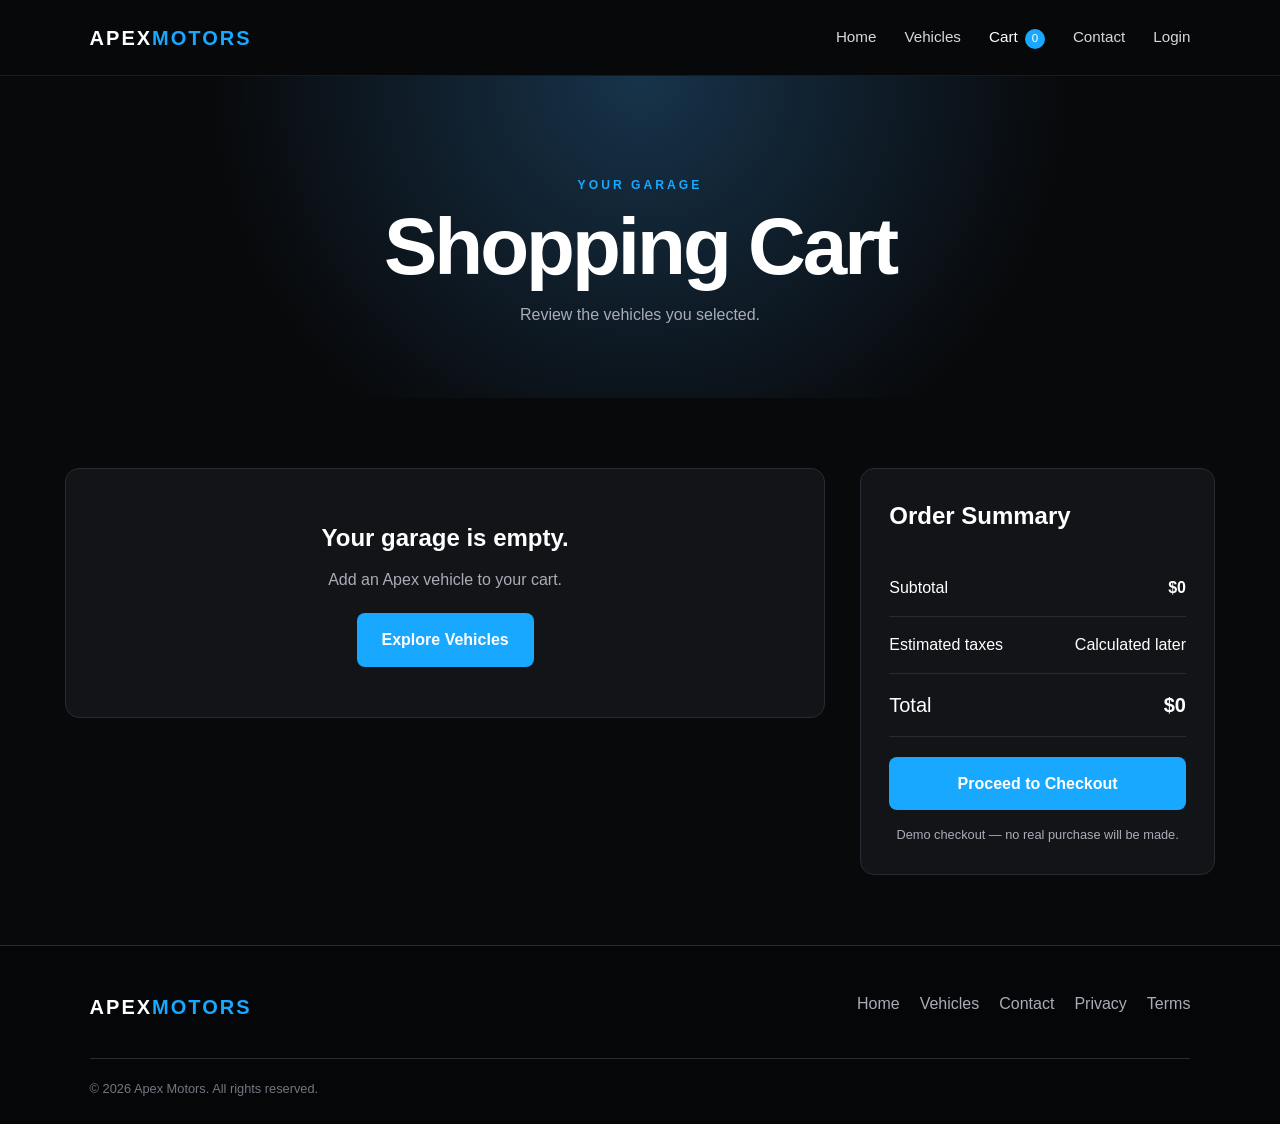
<file: cart.html>
<!DOCTYPE html>
<html lang="en">

<head>
    <meta charset="UTF-8">

    <meta name="viewport" content="width=device-width, initial-scale=1.0">

    <title>Your Cart | Apex Motors</title>

    <link rel="icon" type="image/svg+xml" href="favicon.svg">

    <link rel="stylesheet" href="style.css">
</head>

<body>


<header class="navbar">

    <a href="index.html" class="logo">
        APEX<span>MOTORS</span>
    </a>

    <button class="menu-button" id="menuButton">☰</button>

    <nav id="navMenu">

        <a href="index.html">Home</a>

        <a href="vehicles.html">Vehicles</a>

        <a href="cart.html" class="active">
            Cart
            <span class="cart-count" id="cartCount">0</span>
        </a>

        <a href="contact.html">Contact</a>

        <a href="login.html" id="accountLink">
            Login
        </a>

    </nav>

</header>


<section class="page-hero">

    <p class="eyebrow">
        YOUR GARAGE
    </p>

    <h1>
        Shopping Cart
    </h1>

    <p>
        Review the vehicles you selected.
    </p>

</section>


<main class="cart-page">

    <div id="cartItems" class="cart-items">
    </div>


    <aside class="cart-summary">

        <h2>
            Order Summary
        </h2>


        <div class="summary-line">
            <span>Subtotal</span>
            <strong id="subtotal">$0</strong>
        </div>


        <div class="summary-line">
            <span>Estimated taxes</span>
            <span>Calculated later</span>
        </div>


        <div class="summary-total">
            <span>Total</span>
            <strong id="cartTotal">$0</strong>
        </div>


        <button
            class="button primary full-button"
            id="checkoutButton"
        >
            Proceed to Checkout
        </button>


        <p class="demo-warning">
            Demo checkout — no real purchase will be made.
        </p>

    </aside>

</main>


<footer>

    <div class="footer-top">

        <a href="index.html" class="logo">
            APEX<span>MOTORS</span>
        </a>

        <div class="footer-links">
            <a href="index.html">Home</a>
            <a href="vehicles.html">Vehicles</a>
            <a href="contact.html">Contact</a>
            <a href="privacy.html">Privacy</a>
            <a href="terms.html">Terms</a>
        </div>

    </div>

    <div class="copyright">
        © 2026 Apex Motors. All rights reserved.
    </div>

</footer>


<div id="toast" class="toast">
    Message
</div>


<script src="script.js"></script>

</body>
</html>
</file>
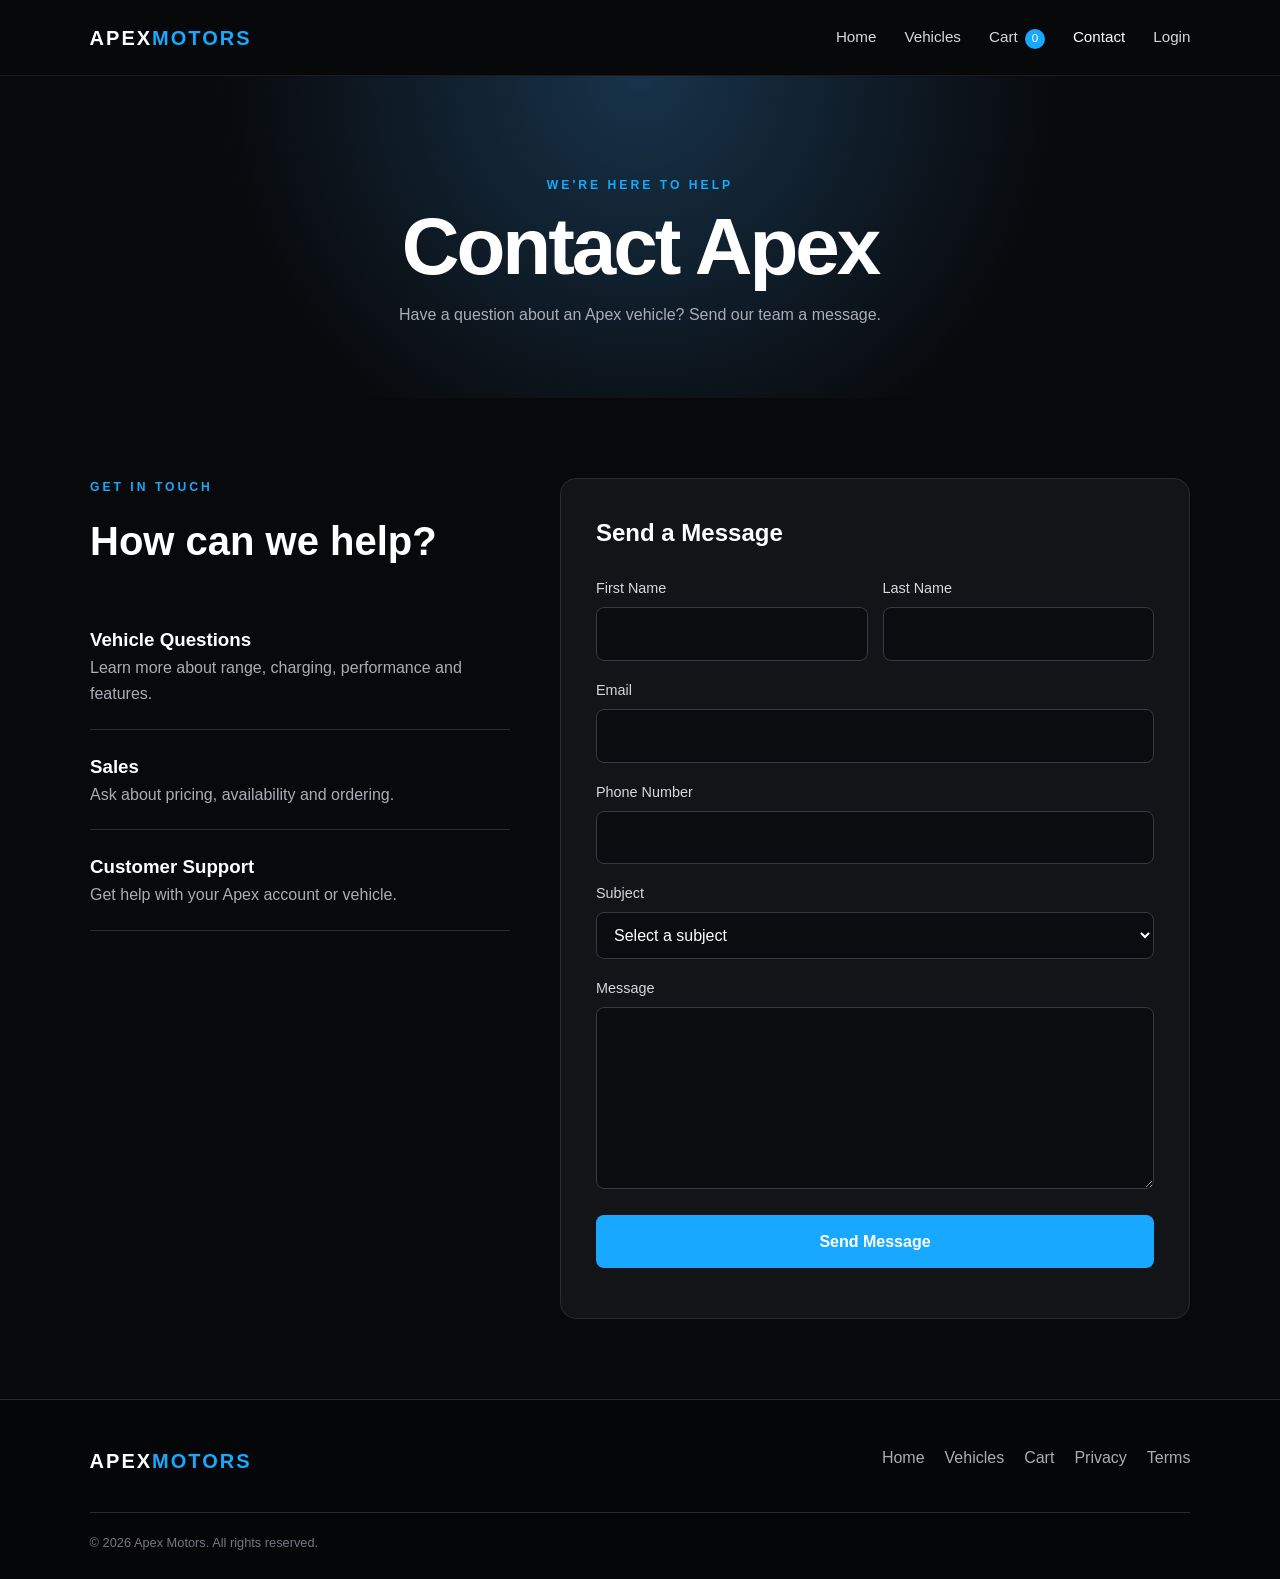
<file: contact.html>
<!DOCTYPE html>
<html lang="en">

<head>
    <meta charset="UTF-8">

    <meta name="viewport" content="width=device-width, initial-scale=1.0">

    <title>Contact Us | Apex Motors</title>

    <link rel="icon" type="image/svg+xml" href="favicon.svg">

    <link rel="stylesheet" href="style.css">
</head>

<body>


<header class="navbar">

    <a href="index.html" class="logo">
        APEX<span>MOTORS</span>
    </a>

    <button class="menu-button" id="menuButton">☰</button>

    <nav id="navMenu">

        <a href="index.html">Home</a>

        <a href="vehicles.html">Vehicles</a>

        <a href="cart.html">
            Cart
            <span class="cart-count" id="cartCount">0</span>
        </a>

        <a href="contact.html" class="active">
            Contact
        </a>

        <a href="login.html" id="accountLink">
            Login
        </a>

    </nav>

</header>


<section class="page-hero">

    <p class="eyebrow">
        WE'RE HERE TO HELP
    </p>

    <h1>
        Contact Apex
    </h1>

    <p>
        Have a question about an Apex vehicle?
        Send our team a message.
    </p>

</section>


<main class="contact-layout">


<section class="contact-info">

    <p class="eyebrow">
        GET IN TOUCH
    </p>

    <h2>
        How can we help?
    </h2>


    <div class="contact-option">

        <h3>
            Vehicle Questions
        </h3>

        <p>
            Learn more about range, charging,
            performance and features.
        </p>

    </div>


    <div class="contact-option">

        <h3>
            Sales
        </h3>

        <p>
            Ask about pricing, availability
            and ordering.
        </p>

    </div>


    <div class="contact-option">

        <h3>
            Customer Support
        </h3>

        <p>
            Get help with your Apex account
            or vehicle.
        </p>

    </div>

</section>


<section class="form-card">

    <h2>
        Send a Message
    </h2>


    <form
        id="contactForm"
        action="https://formspree.io/f/xnpjojkw"
        method="POST"
    >


        <div class="form-row">


            <div class="form-group">

                <label for="firstName">
                    First Name
                </label>

                <input
                    id="firstName"
                    name="firstName"
                    type="text"
                    required
                >

            </div>


            <div class="form-group">

                <label for="lastName">
                    Last Name
                </label>

                <input
                    id="lastName"
                    name="lastName"
                    type="text"
                    required
                >

            </div>


        </div>


        <div class="form-group">

            <label for="email">
                Email
            </label>

            <input
                id="email"
                name="email"
                type="email"
                required
            >

        </div>


        <div class="form-group">

            <label for="phone">
                Phone Number
            </label>

            <input
                id="phone"
                name="phone"
                type="tel"
            >

        </div>


        <div class="form-group">

            <label for="subject">
                Subject
            </label>

            <select
                id="subject"
                name="subject"
                required
            >

                <option value="">
                    Select a subject
                </option>

                <option value="Vehicle Question">
                    Vehicle Question
                </option>

                <option value="Sales Question">
                    Sales Question
                </option>

                <option value="Customer Support">
                    Customer Support
                </option>

                <option value="Other">
                    Other
                </option>

            </select>

        </div>


        <div class="form-group">

            <label for="message">
                Message
            </label>

            <textarea
                id="message"
                name="message"
                rows="6"
                required
            ></textarea>

        </div>


        <input
            type="hidden"
            name="_subject"
            value="New Apex Motors Website Message"
        >


        <button
            type="submit"
            class="button primary full-button"
        >
            Send Message
        </button>


        <p
            id="formStatus"
            class="form-status"
        ></p>


    </form>

</section>


</main>


<footer>

    <div class="footer-top">

        <a href="index.html" class="logo">
            APEX<span>MOTORS</span>
        </a>

        <div class="footer-links">
            <a href="index.html">Home</a>
            <a href="vehicles.html">Vehicles</a>
            <a href="cart.html">Cart</a>
            <a href="privacy.html">Privacy</a>
            <a href="terms.html">Terms</a>
        </div>

    </div>

    <div class="copyright">
        © 2026 Apex Motors. All rights reserved.
    </div>

</footer>


<script src="script.js"></script>

</body>
</html>
</file>
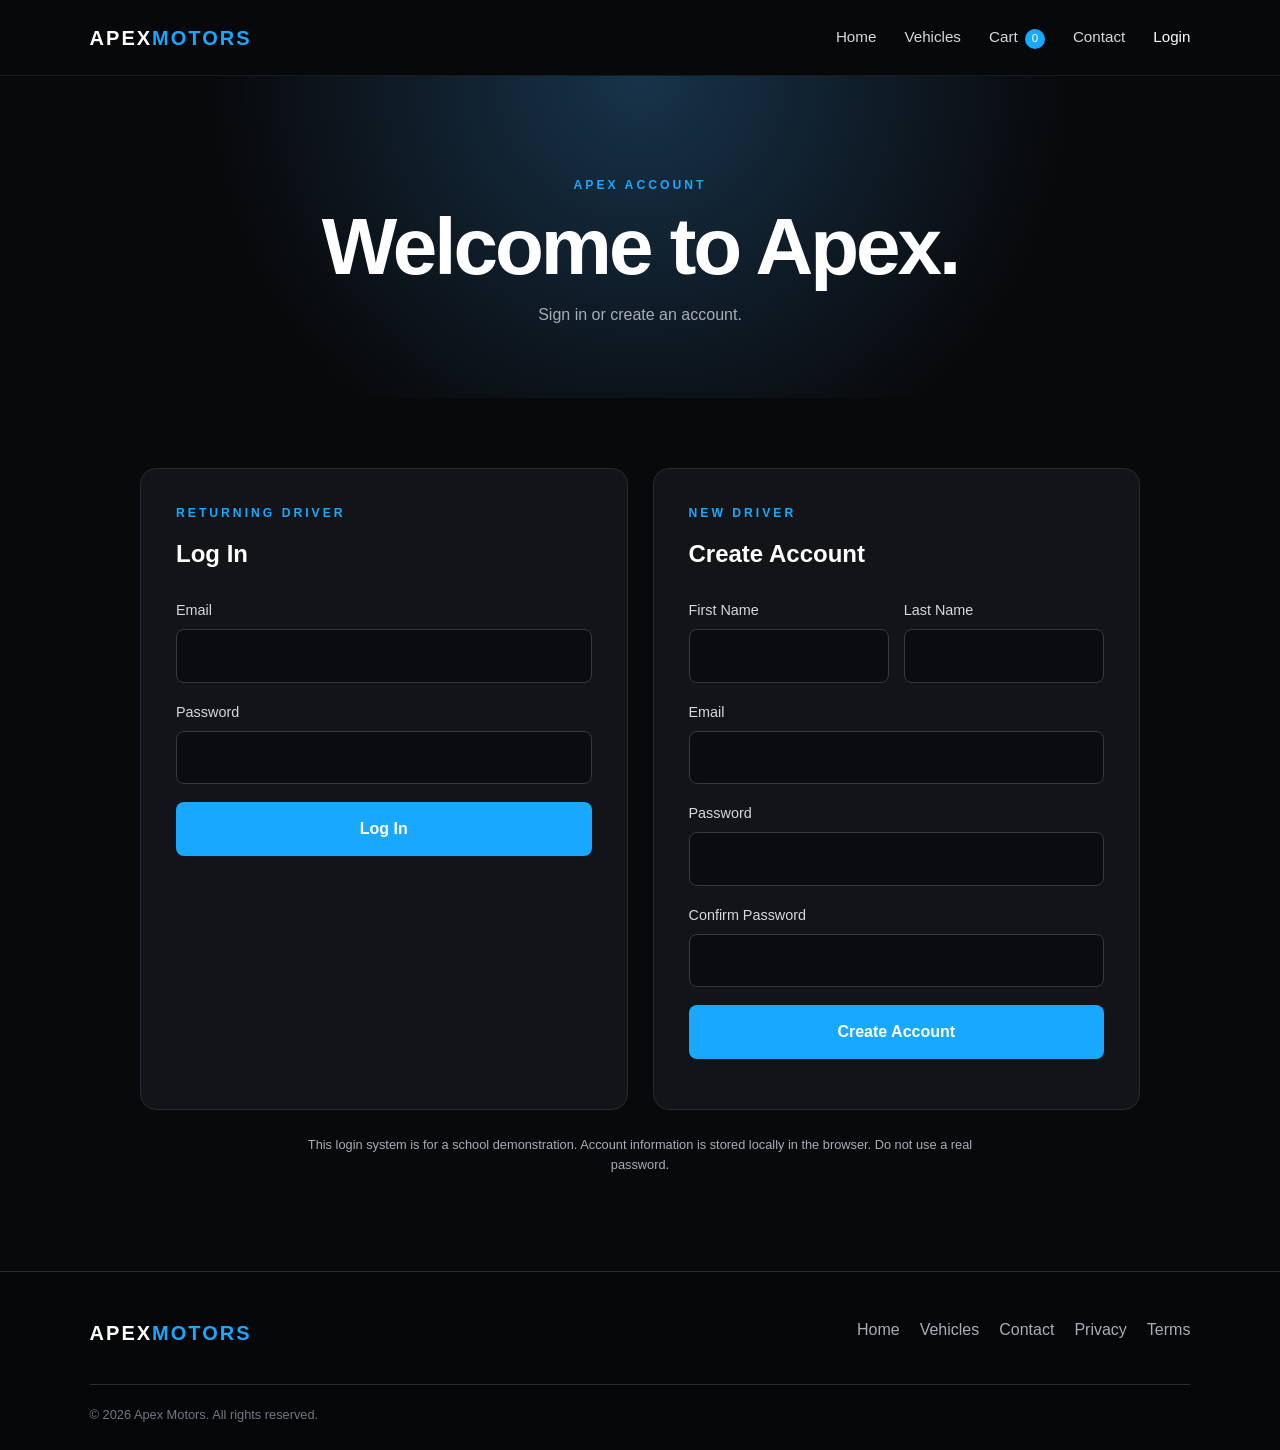
<file: login.html>
<!DOCTYPE html>
<html lang="en">

<head>
    <meta charset="UTF-8">

    <meta name="viewport" content="width=device-width, initial-scale=1.0">

    <title>Account | Apex Motors</title>

    <link rel="icon" type="image/svg+xml" href="favicon.svg">

    <link rel="stylesheet" href="style.css">
</head>

<body>


<header class="navbar">

    <a href="index.html" class="logo">
        APEX<span>MOTORS</span>
    </a>

    <button class="menu-button" id="menuButton">☰</button>

    <nav id="navMenu">

        <a href="index.html">Home</a>

        <a href="vehicles.html">Vehicles</a>

        <a href="cart.html">
            Cart
            <span class="cart-count" id="cartCount">0</span>
        </a>

        <a href="contact.html">Contact</a>

        <a href="login.html" class="active" id="accountLink">
            Login
        </a>

    </nav>

</header>


<section class="page-hero">

    <p class="eyebrow">
        APEX ACCOUNT
    </p>

    <h1>
        Welcome to Apex.
    </h1>

    <p>
        Sign in or create an account.
    </p>

</section>


<main class="account-container">


<section
    class="form-card account-welcome"
    id="loggedInArea"
    style="display:none;"
>

    <h2>
        Welcome,
        <span id="welcomeName"></span>!
    </h2>

    <p>
        You are signed into your Apex Motors account.
    </p>

    <a
        href="vehicles.html"
        class="button primary"
    >
        Explore Vehicles
    </a>

    <button
        class="button secondary"
        id="logoutButton"
    >
        Log Out
    </button>

</section>


<div
    class="account-grid"
    id="accountForms"
>


<section class="form-card">

    <p class="eyebrow">
        RETURNING DRIVER
    </p>

    <h2>
        Log In
    </h2>


    <form id="loginForm">


        <div class="form-group">

            <label for="loginEmail">
                Email
            </label>

            <input
                type="email"
                id="loginEmail"
                required
            >

        </div>


        <div class="form-group">

            <label for="loginPassword">
                Password
            </label>

            <input
                type="password"
                id="loginPassword"
                required
            >

        </div>


        <button
            type="submit"
            class="button primary full-button"
        >
            Log In
        </button>


        <p
            id="loginMessage"
            class="form-status"
        ></p>


    </form>

</section>


<section class="form-card">

    <p class="eyebrow">
        NEW DRIVER
    </p>

    <h2>
        Create Account
    </h2>


    <form id="signupForm">


        <div class="form-row">


            <div class="form-group">

                <label for="signupFirst">
                    First Name
                </label>

                <input
                    type="text"
                    id="signupFirst"
                    required
                >

            </div>


            <div class="form-group">

                <label for="signupLast">
                    Last Name
                </label>

                <input
                    type="text"
                    id="signupLast"
                    required
                >

            </div>


        </div>


        <div class="form-group">

            <label for="signupEmail">
                Email
            </label>

            <input
                type="email"
                id="signupEmail"
                required
            >

        </div>


        <div class="form-group">

            <label for="signupPassword">
                Password
            </label>

            <input
                type="password"
                id="signupPassword"
                minlength="6"
                required
            >

        </div>


        <div class="form-group">

            <label for="confirmPassword">
                Confirm Password
            </label>

            <input
                type="password"
                id="confirmPassword"
                minlength="6"
                required
            >

        </div>


        <button
            type="submit"
            class="button primary full-button"
        >
            Create Account
        </button>


        <p
            id="signupMessage"
            class="form-status"
        ></p>


    </form>

</section>


</div>


<p class="security-note">
    This login system is for a school demonstration.
    Account information is stored locally in the browser.
    Do not use a real password.
</p>


</main>


<footer>

    <div class="footer-top">

        <a href="index.html" class="logo">
            APEX<span>MOTORS</span>
        </a>

        <div class="footer-links">
            <a href="index.html">Home</a>
            <a href="vehicles.html">Vehicles</a>
            <a href="contact.html">Contact</a>
            <a href="privacy.html">Privacy</a>
            <a href="terms.html">Terms</a>
        </div>

    </div>

    <div class="copyright">
        © 2026 Apex Motors. All rights reserved.
    </div>

</footer>


<script src="script.js"></script>

</body>
</html>
</file>
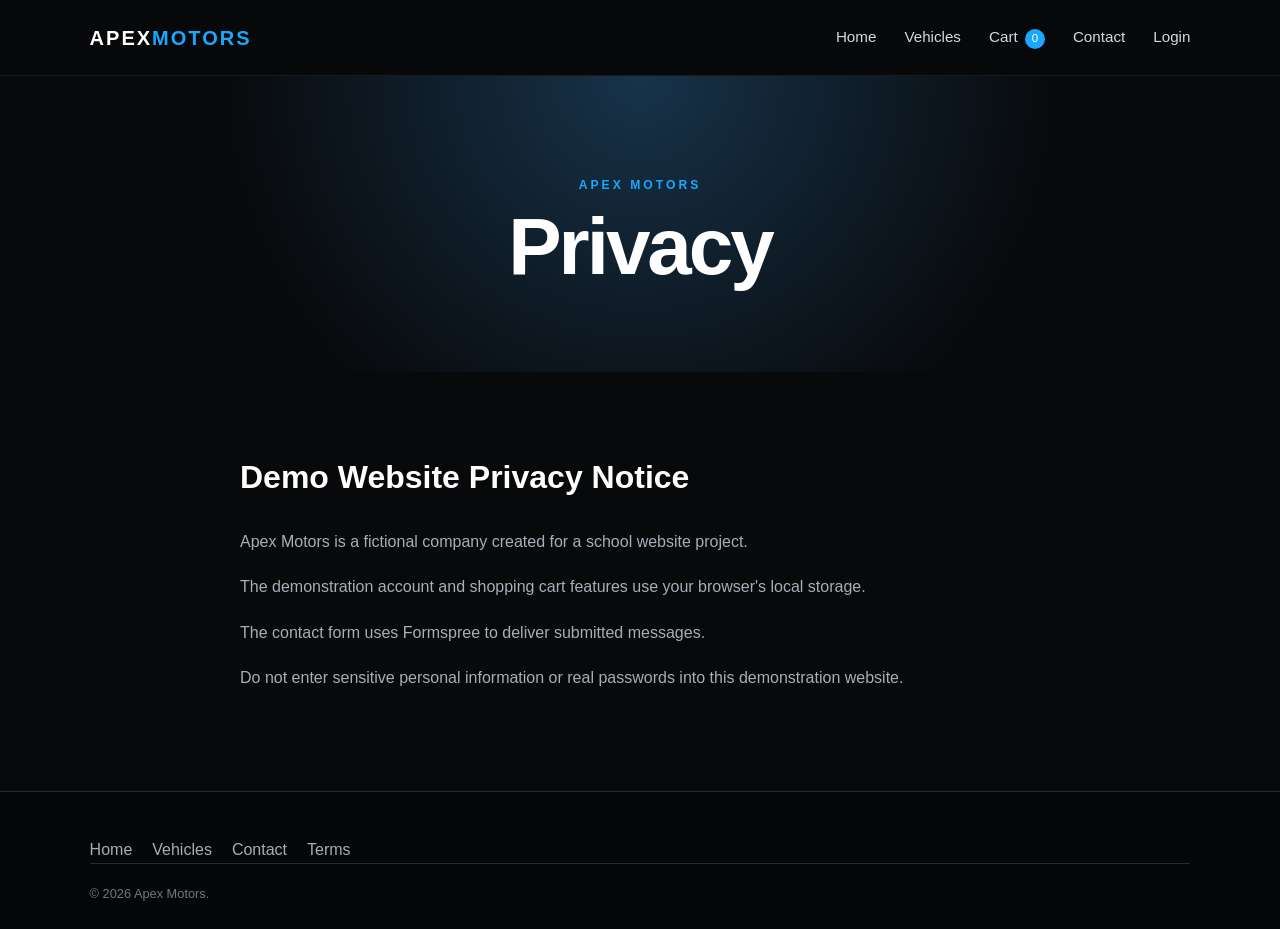
<file: privacy.html>
<!DOCTYPE html>
<html lang="en">

<head>
    <meta charset="UTF-8">
    <meta name="viewport" content="width=device-width, initial-scale=1.0">

    <title>Privacy | Apex Motors</title>

    <link rel="icon" href="favicon.svg">

    <link rel="stylesheet" href="style.css">
</head>

<body>

<header class="navbar">

    <a href="index.html" class="logo">
        APEX<span>MOTORS</span>
    </a>

    <button class="menu-button" id="menuButton">☰</button>

    <nav id="navMenu">
        <a href="index.html">Home</a>
        <a href="vehicles.html">Vehicles</a>

        <a href="cart.html">
            Cart <span class="cart-count" id="cartCount">0</span>
        </a>

        <a href="contact.html">Contact</a>

        <a href="login.html" id="accountLink">
            Login
        </a>
    </nav>

</header>


<section class="page-hero">

    <p class="eyebrow">
        APEX MOTORS
    </p>

    <h1>
        Privacy
    </h1>

</section>


<main class="legal-page">

    <h2>Demo Website Privacy Notice</h2>

    <p>
        Apex Motors is a fictional company created for a school
        website project.
    </p>

    <p>
        The demonstration account and shopping cart features use
        your browser's local storage.
    </p>

    <p>
        The contact form uses Formspree to deliver submitted
        messages.
    </p>

    <p>
        Do not enter sensitive personal information or real
        passwords into this demonstration website.
    </p>

</main>


<footer>

    <div class="footer-links">
        <a href="index.html">Home</a>
        <a href="vehicles.html">Vehicles</a>
        <a href="contact.html">Contact</a>
        <a href="terms.html">Terms</a>
    </div>

    <div class="copyright">
        © 2026 Apex Motors.
    </div>

</footer>


<script src="script.js"></script>

</body>
</html>
</file>
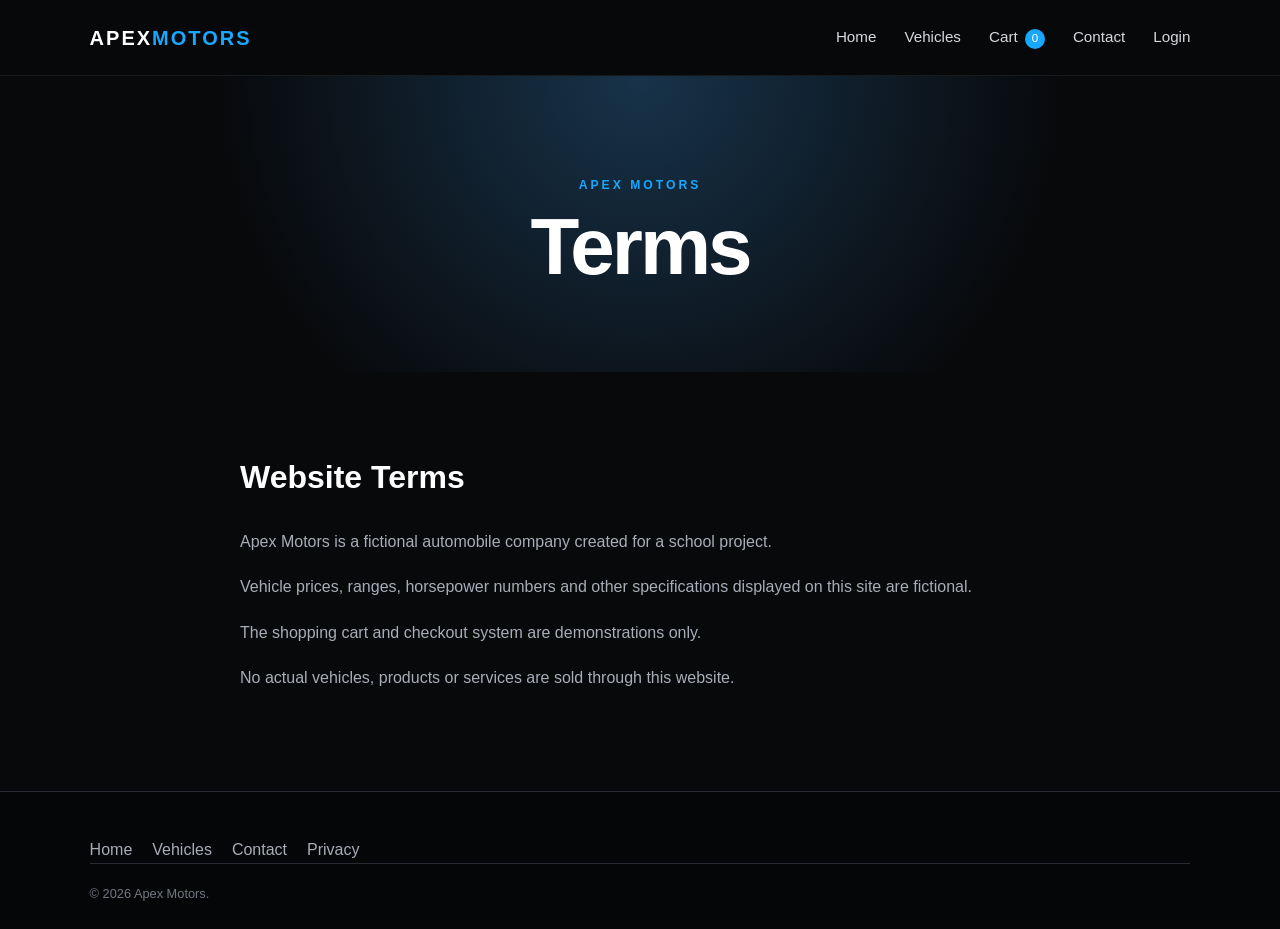
<file: terms.html>
<!DOCTYPE html>
<html lang="en">

<head>
    <meta charset="UTF-8">

    <meta name="viewport" content="width=device-width, initial-scale=1.0">

    <title>Terms | Apex Motors</title>

    <link rel="icon" href="favicon.svg">

    <link rel="stylesheet" href="style.css">
</head>

<body>


<header class="navbar">

    <a href="index.html" class="logo">
        APEX<span>MOTORS</span>
    </a>

    <button class="menu-button" id="menuButton">☰</button>

    <nav id="navMenu">

        <a href="index.html">Home</a>

        <a href="vehicles.html">Vehicles</a>

        <a href="cart.html">
            Cart
            <span class="cart-count" id="cartCount">0</span>
        </a>

        <a href="contact.html">Contact</a>

        <a href="login.html" id="accountLink">
            Login
        </a>

    </nav>

</header>


<section class="page-hero">

    <p class="eyebrow">
        APEX MOTORS
    </p>

    <h1>
        Terms
    </h1>

</section>


<main class="legal-page">

    <h2>Website Terms</h2>

    <p>
        Apex Motors is a fictional automobile company created
        for a school project.
    </p>

    <p>
        Vehicle prices, ranges, horsepower numbers and other
        specifications displayed on this site are fictional.
    </p>

    <p>
        The shopping cart and checkout system are demonstrations
        only.
    </p>

    <p>
        No actual vehicles, products or services are sold
        through this website.
    </p>

</main>


<footer>

    <div class="footer-links">
        <a href="index.html">Home</a>
        <a href="vehicles.html">Vehicles</a>
        <a href="contact.html">Contact</a>
        <a href="privacy.html">Privacy</a>
    </div>

    <div class="copyright">
        © 2026 Apex Motors.
    </div>

</footer>


<script src="script.js"></script>

</body>
</html>
</file>
<file: style.css>
* {
    box-sizing: border-box;
    margin: 0;
    padding: 0;
}

html {
    scroll-behavior: smooth;
}

:root {
    --blue: #18a8ff;
    --dark-blue: #0074c9;
    --black: #08090b;
    --card: #121418;
    --gray: #a8adb7;
    --border: #282b31;
}

body {
    font-family: Arial, Helvetica, sans-serif;
    background: var(--black);
    color: white;
    line-height: 1.6;
}

a {
    color: inherit;
    text-decoration: none;
}

button,
input,
textarea,
select {
    font: inherit;
}

button {
    cursor: pointer;
}

img {
    display: block;
    width: 100%;
}


/* NAVIGATION */

.navbar {
    width: 100%;
    height: 76px;

    display: flex;
    align-items: center;
    justify-content: space-between;

    padding: 0 7%;

    position: sticky;
    top: 0;

    z-index: 1000;

    background: rgba(8, 9, 11, 0.95);

    backdrop-filter: blur(15px);

    border-bottom: 1px solid rgba(255,255,255,0.08);
}

.logo {
    font-size: 1.25rem;
    font-weight: 900;
    letter-spacing: 2px;
}

.logo span {
    color: var(--blue);
}

.navbar nav {
    display: flex;
    align-items: center;
    gap: 28px;
}

.navbar nav a {
    color: #d6d8dd;
    font-size: 0.95rem;
    transition: 0.25s;
}

.navbar nav a:hover,
.navbar nav a.active {
    color: white;
}

.cart-count {
    background: var(--blue);
    color: white;

    font-size: 0.72rem;

    min-width: 20px;
    height: 20px;

    display: inline-flex;
    justify-content: center;
    align-items: center;

    border-radius: 50%;

    margin-left: 3px;
}

.menu-button {
    display: none;
    background: none;
    border: none;
    color: white;
    font-size: 1.7rem;
}


/* HERO */

.hero {
    min-height: calc(100vh - 76px);

    display: flex;
    align-items: center;

    position: relative;

    padding: 8%;

    background-image:
        url("https://images.unsplash.com/photo-1503376780353-7e6692767b70?auto=format&fit=crop&w=1800&q=85");

    background-size: cover;
    background-position: center;
}

.hero-overlay {
    position: absolute;
    inset: 0;

    background:
        linear-gradient(
            90deg,
            rgba(0,0,0,0.92),
            rgba(0,0,0,0.55),
            rgba(0,0,0,0.15)
        );
}

.hero-content {
    position: relative;
    z-index: 2;
    max-width: 720px;
}

.eyebrow {
    color: var(--blue);

    font-size: 0.76rem;
    font-weight: 800;

    letter-spacing: 3px;

    margin-bottom: 12px;
}

.hero h1 {
    font-size: clamp(3.2rem, 8vw, 7rem);
    line-height: 0.95;
    letter-spacing: -4px;
    margin-bottom: 28px;
}

.hero h1 span {
    color: var(--blue);
}

.hero-content > p:not(.eyebrow) {
    color: #d0d2d7;
    font-size: 1.2rem;
    max-width: 570px;
    margin-bottom: 35px;
}

.hero-buttons {
    display: flex;
    flex-wrap: wrap;
    gap: 15px;
}


/* BUTTONS */

.button {
    min-height: 48px;

    padding: 13px 24px;

    border-radius: 8px;

    display: inline-flex;
    align-items: center;
    justify-content: center;

    border: 1px solid transparent;

    font-weight: 700;

    transition: 0.25s;
}

.button:hover {
    transform: translateY(-2px);
}

.button.primary {
    background: var(--blue);
    color: white;
}

.button.primary:hover {
    background: var(--dark-blue);
}

.button.secondary {
    background: rgba(255,255,255,0.06);
    color: white;
    border-color: rgba(255,255,255,0.25);
}

.button.secondary:hover {
    background: rgba(255,255,255,0.12);
}

.button:disabled {
    opacity: 0.6;
    cursor: not-allowed;
}

.full-button {
    width: 100%;
}


/* SECTIONS */

.section {
    padding: 100px 7%;
}

.dark-section {
    background: #0e1013;
}

.section-heading {
    max-width: 700px;
    margin-bottom: 50px;
}

.section-heading h2,
.feature-text h2,
.cta h2 {
    font-size: clamp(2.2rem, 5vw, 4rem);
    line-height: 1.05;
    letter-spacing: -2px;
    margin-bottom: 16px;
}

.section-heading > p:last-child {
    color: var(--gray);
}


/* STATS */

.stats {
    display: grid;
    grid-template-columns: repeat(4, 1fr);
    gap: 20px;
}

.stat {
    padding: 30px;

    background: var(--card);

    border: 1px solid var(--border);

    border-radius: 15px;
}

.stat h3 {
    font-size: 2rem;
}

.stat p {
    color: var(--gray);
}


/* VEHICLES */

.vehicle-grid {
    display: grid;

    grid-template-columns:
        repeat(3, minmax(0, 1fr));

    gap: 25px;
}

.vehicle-card {
    background: var(--card);

    overflow: hidden;

    border: 1px solid var(--border);

    border-radius: 16px;

    transition: 0.3s;
}

.vehicle-card:hover {
    transform: translateY(-6px);
    border-color: #444951;
}

.vehicle-card img {
    height: 250px;
    object-fit: cover;
}

.vehicle-info {
    padding: 24px;
}

.vehicle-type {
    color: var(--blue);

    font-size: 0.72rem;

    font-weight: bold;

    letter-spacing: 2px;
}

.vehicle-info h2,
.vehicle-info h3 {
    margin: 5px 0 13px;
}

.price {
    font-weight: 700;
    margin: 12px 0;
}

.vehicle-description {
    color: var(--gray);
    margin-bottom: 20px;
}

.vehicle-specs {
    display: flex;
    gap: 15px;

    color: var(--gray);

    font-size: 0.88rem;

    margin: 14px 0 22px;
}

.card-buttons {
    display: flex;
    gap: 10px;
}

.large-card img {
    height: 280px;
}

.spec-grid {
    display: grid;
    grid-template-columns: repeat(2, 1fr);

    gap: 12px;

    margin: 20px 0;
}

.spec-grid div {
    background: #0b0d10;
    padding: 14px;
    border-radius: 8px;
}

.spec-grid strong,
.spec-grid span {
    display: block;
}

.spec-grid span {
    color: var(--gray);
    font-size: 0.8rem;
}


/* FEATURES */

.feature-section {
    display: grid;

    grid-template-columns: 1.1fr 0.9fr;

    min-height: 600px;

    background: #111317;
}

.feature-image img {
    height: 100%;
    object-fit: cover;
}

.feature-text {
    display: flex;
    flex-direction: column;
    justify-content: center;

    padding: 9%;
}

.feature-text p:not(.eyebrow) {
    color: var(--gray);
    margin-bottom: 25px;
}

.text-link {
    color: var(--blue);
    font-weight: bold;
}

.feature-cards {
    display: grid;

    grid-template-columns: repeat(3, 1fr);

    gap: 20px;
}

.feature-card {
    background: var(--card);

    border: 1px solid var(--border);

    border-radius: 14px;

    padding: 30px;
}

.feature-icon {
    color: var(--blue);
    font-size: 2rem;
    margin-bottom: 20px;
}

.feature-card p {
    color: var(--gray);
}


/* CTA */

.cta {
    text-align: center;

    padding: 100px 20px;

    background:
        linear-gradient(
            135deg,
            #0a5e97,
            #101217
        );
}

.cta p {
    color: #d6dce2;
    margin-bottom: 25px;
}


/* PAGE HERO */

.page-hero {
    padding: 100px 7% 70px;

    text-align: center;

    background:
        radial-gradient(
            circle at top,
            #17334a,
            #08090b 60%
        );
}

.page-hero h1 {
    font-size: clamp(3rem, 7vw, 5rem);

    line-height: 1;

    letter-spacing: -3px;

    margin-bottom: 15px;
}

.page-hero > p:last-child {
    color: var(--gray);
}


/* FORMS */

.form-card {
    background: var(--card);

    border: 1px solid var(--border);

    border-radius: 16px;

    padding: 35px;
}

.form-card h2 {
    margin-bottom: 25px;
}

.form-row {
    display: grid;

    grid-template-columns: 1fr 1fr;

    gap: 15px;
}

.form-group {
    margin-bottom: 18px;
}

.form-group label {
    display: block;

    font-size: 0.9rem;

    margin-bottom: 7px;

    color: #d6d8dd;
}

.form-group input,
.form-group textarea,
.form-group select {
    width: 100%;

    background: #0a0c0f;

    color: white;

    border: 1px solid #363941;

    border-radius: 8px;

    padding: 13px;
}

.form-group input:focus,
.form-group textarea:focus,
.form-group select:focus {
    outline: none;
    border-color: var(--blue);
}

.form-status {
    margin-top: 15px;
}

.contact-layout {
    max-width: 1150px;

    margin: auto;

    padding: 80px 25px;

    display: grid;

    grid-template-columns: 0.8fr 1.2fr;

    gap: 50px;
}

.contact-info h2 {
    font-size: 2.5rem;
    margin-bottom: 30px;
}

.contact-option {
    padding: 22px 0;
    border-bottom: 1px solid var(--border);
}

.contact-option p {
    color: var(--gray);
}


/* ACCOUNT */

.account-container {
    max-width: 1050px;

    margin: auto;

    padding: 70px 25px;
}

.account-grid {
    display: grid;

    grid-template-columns: 1fr 1fr;

    gap: 25px;
}

.account-welcome {
    max-width: 600px;

    margin: auto;

    text-align: center;
}

.account-welcome .button {
    margin: 15px 5px 0;
}

.security-note {
    max-width: 700px;

    text-align: center;

    color: var(--gray);

    font-size: 0.8rem;

    margin: 25px auto;
}


/* CART */

.cart-page {
    max-width: 1200px;

    margin: auto;

    padding: 70px 25px;

    display: grid;

    grid-template-columns: 1.5fr 0.7fr;

    gap: 35px;
}

.cart-items {
    display: flex;
    flex-direction: column;
    gap: 15px;
}

.cart-item {
    display: grid;

    grid-template-columns: 160px 1fr auto;

    gap: 20px;

    align-items: center;

    background: var(--card);

    border: 1px solid var(--border);

    padding: 16px;

    border-radius: 13px;
}

.cart-item img {
    width: 160px;

    height: 105px;

    object-fit: cover;

    border-radius: 8px;
}

.cart-item-info p {
    color: var(--gray);
}

.remove-button {
    color: #ff6767;
    background: none;
    border: none;
    margin-top: 8px;
}

.cart-summary {
    background: var(--card);

    border: 1px solid var(--border);

    padding: 28px;

    border-radius: 14px;

    height: fit-content;

    position: sticky;

    top: 100px;
}

.cart-summary h2 {
    margin-bottom: 25px;
}

.summary-line,
.summary-total {
    display: flex;

    justify-content: space-between;

    gap: 15px;

    padding: 15px 0;

    border-bottom: 1px solid var(--border);
}

.summary-total {
    font-size: 1.25rem;
    margin-bottom: 20px;
}

.demo-warning {
    color: var(--gray);

    font-size: 0.8rem;

    margin-top: 15px;

    text-align: center;
}

.empty-cart {
    background: var(--card);

    border: 1px solid var(--border);

    padding: 50px;

    border-radius: 14px;

    text-align: center;
}

.empty-cart p {
    color: var(--gray);

    margin: 10px 0 20px;
}


/* LEGAL */

.legal-page {
    max-width: 850px;

    margin: auto;

    padding: 80px 25px;
}

.legal-page h2 {
    font-size: 2rem;
    margin-bottom: 25px;
}

.legal-page p {
    color: var(--gray);
    margin-bottom: 20px;
}


/* FOOTER */

footer {
    padding: 45px 7% 25px;

    border-top: 1px solid var(--border);

    background: #050607;
}

.footer-top {
    display: flex;

    justify-content: space-between;

    gap: 30px;

    margin-bottom: 35px;
}

.footer-top p {
    color: var(--gray);
    margin-top: 10px;
}

.footer-links {
    display: flex;

    flex-wrap: wrap;

    gap: 20px;
}

.footer-links a {
    color: var(--gray);
}

.footer-links a:hover {
    color: white;
}

.project-info {
    padding: 20px;

    margin-bottom: 25px;

    border: 1px solid var(--border);

    border-radius: 10px;

    color: var(--gray);
}

.copyright {
    color: #737782;

    font-size: 0.8rem;

    padding-top: 20px;

    border-top: 1px solid var(--border);
}


/* TOAST */

.toast {
    position: fixed;

    right: 25px;

    bottom: 25px;

    padding: 14px 22px;

    background: white;

    color: black;

    font-weight: 700;

    border-radius: 9px;

    z-index: 2000;

    transform: translateY(100px);

    opacity: 0;

    transition: 0.3s;
}

.toast.show {
    transform: translateY(0);
    opacity: 1;
}


/* TABLET */

@media (max-width: 900px) {

    .vehicle-grid {
        grid-template-columns: 1fr 1fr;
    }

    .stats {
        grid-template-columns: 1fr 1fr;
    }

    .feature-section {
        grid-template-columns: 1fr;
    }

    .feature-image {
        height: 400px;
    }

    .feature-cards {
        grid-template-columns: 1fr;
    }

    .cart-page {
        grid-template-columns: 1fr;
    }

    .cart-summary {
        position: static;
    }

    .contact-layout {
        grid-template-columns: 1fr;
    }

    .account-grid {
        grid-template-columns: 1fr;
    }

}


/* MOBILE */

@media (max-width: 700px) {

    .navbar {
        padding: 0 5%;
    }

    .menu-button {
        display: block;
    }

    .navbar nav {
        display: none;

        position: absolute;

        top: 76px;

        left: 0;

        width: 100%;

        background: #0a0b0e;

        flex-direction: column;

        align-items: stretch;

        padding: 20px 5%;

        border-bottom: 1px solid var(--border);
    }

    .navbar nav.open {
        display: flex;
    }

    .navbar nav a {
        padding: 10px 0;
    }

    .hero {
        min-height: 80vh;
        background-position: 60% center;
    }

    .hero h1 {
        letter-spacing: -2px;
    }

    .section {
        padding: 70px 5%;
    }

    .vehicle-grid {
        grid-template-columns: 1fr;
    }

    .stats {
        grid-template-columns: 1fr 1fr;
    }

    .form-row {
        grid-template-columns: 1fr;
    }

    .cart-item {
        grid-template-columns: 1fr;
    }

    .cart-item img {
        width: 100%;
        height: 190px;
    }

    .footer-top {
        flex-direction: column;
    }

}


@media (max-width: 430px) {

    .stats {
        grid-template-columns: 1fr;
    }

    .hero-buttons,
    .card-buttons {
        flex-direction: column;
    }

    .hero-buttons .button,
    .card-buttons .button {
        width: 100%;
    }

}
</file>
